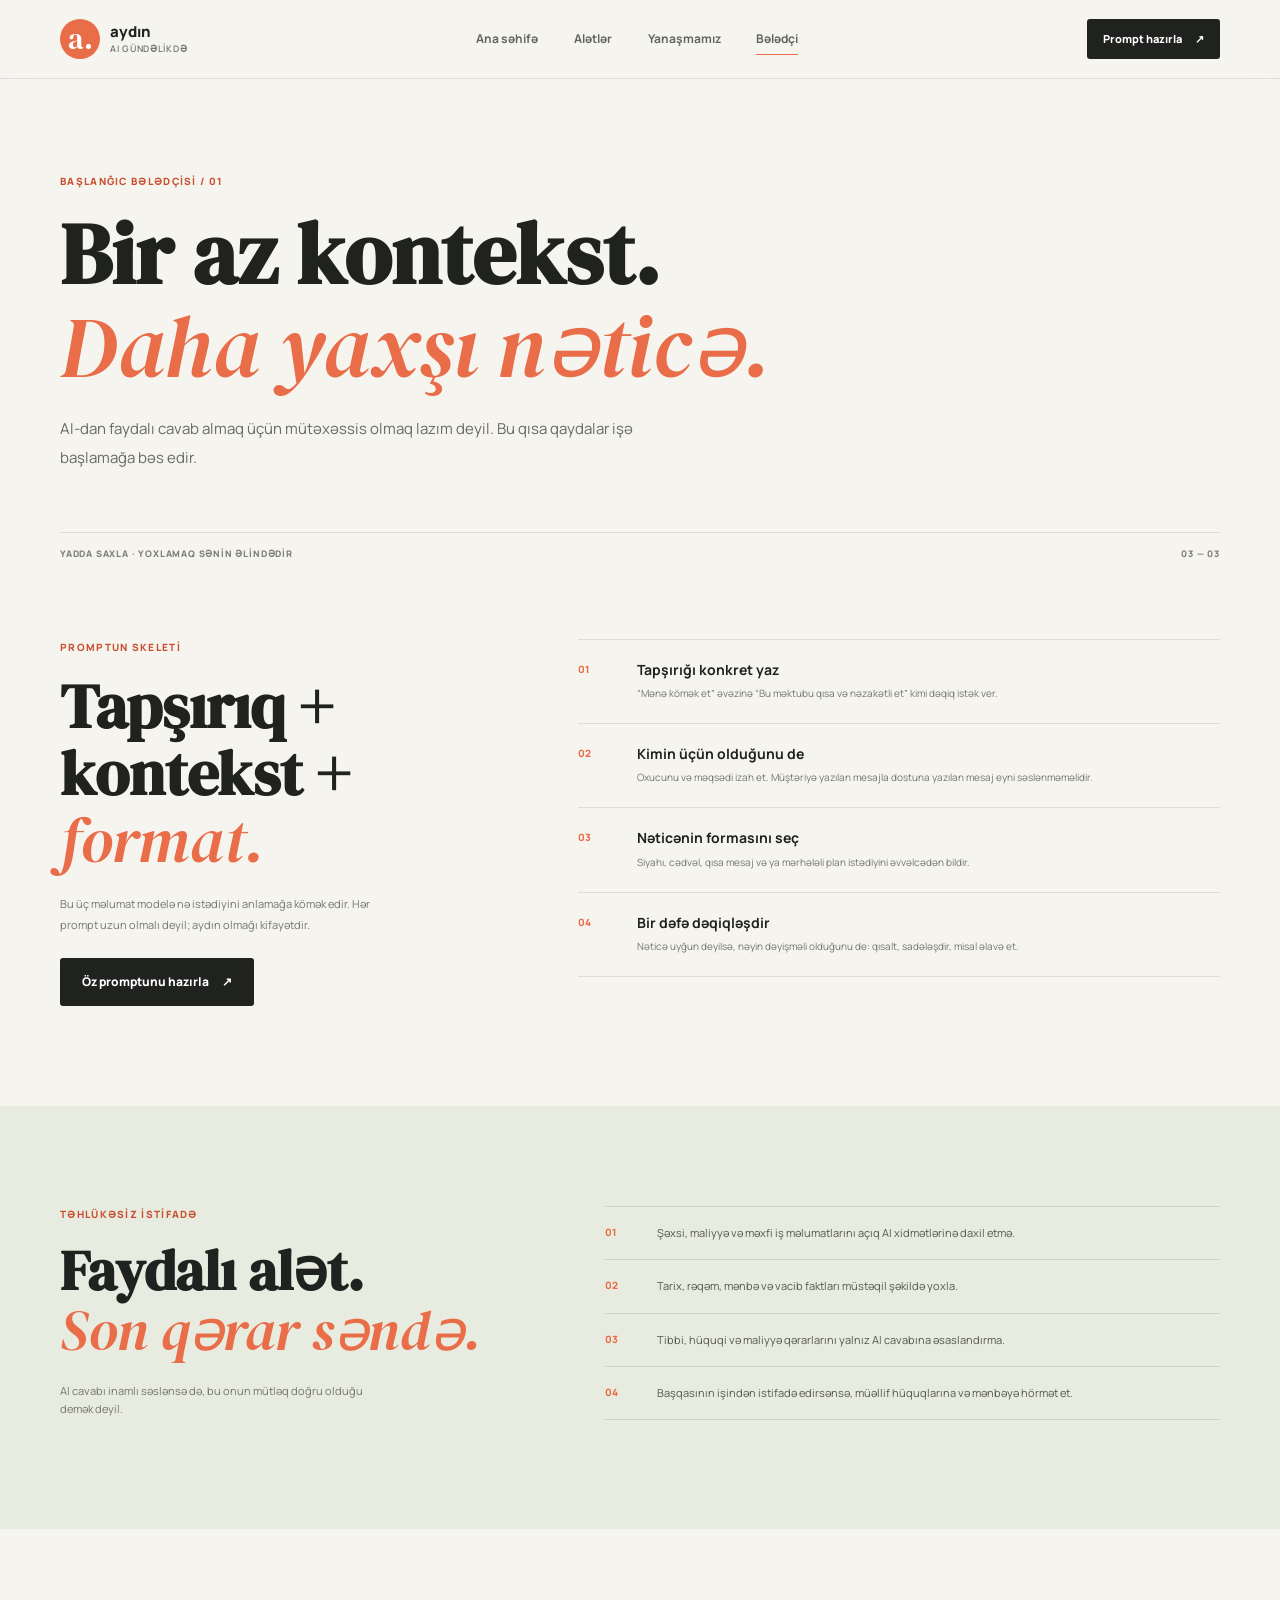
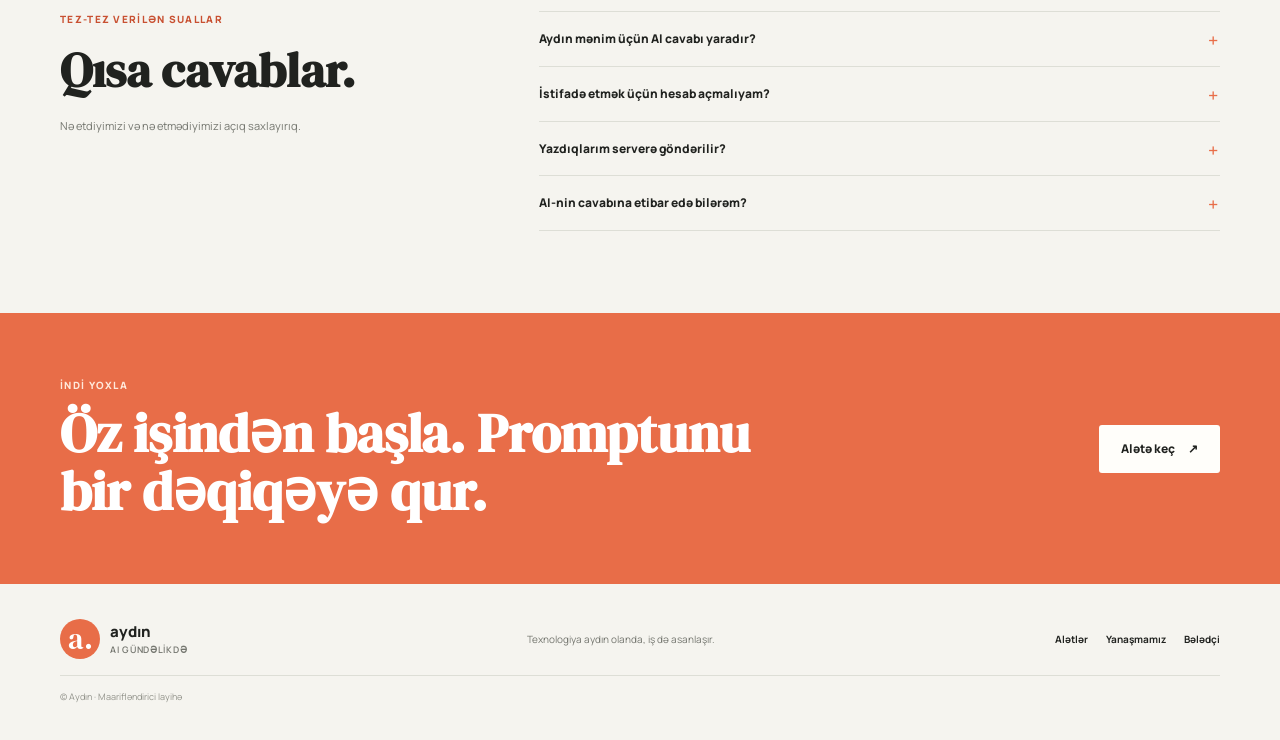
<file: contact.html>
<!DOCTYPE html>
<html lang="az">
  <head>
    <meta charset="UTF-8" /><meta name="viewport" content="width=device-width, initial-scale=1.0" />
    <meta name="description" content="AI-dan gündəlik istifadə üçün qısa bələdçi: prompt yazmaq, məxfiliyi qorumaq və nəticələri yoxlamaq." /><meta name="theme-color" content="#f5f4ef" />
    <title>Başlanğıc bələdçisi | Aydın</title><link rel="preconnect" href="https://fonts.googleapis.com" /><link rel="preconnect" href="https://fonts.gstatic.com" crossorigin />
    <link href="https://fonts.googleapis.com/css2?family=DM+Serif+Display&family=Manrope:wght@400;500;600;700;800&display=swap" rel="stylesheet" /><link rel="stylesheet" href="site.css" />
  </head>
  <body>
    <a class="skip-link" href="#main">Məzmunu keç</a><div class="scroll-progress" aria-hidden="true"></div>
    <header class="topbar"><div class="container nav-shell"><a class="brand" href="index.html" aria-label="Aydın ana səhifə"><span class="brand-mark">a.</span><span class="brand-name">aydın<small>AI gündəlikdə</small></span></a><nav class="nav" aria-label="Əsas menyu"><a href="index.html">Ana səhifə</a><a href="menu.html">Alətlər</a><a href="about.html">Yanaşmamız</a><a class="active" href="contact.html">Bələdçi</a></nav><a class="button button-small" href="menu.html">Prompt hazırla <span aria-hidden="true">↗</span></a></div></header>
    <main id="main">
      <section class="page-hero container"><p class="eyebrow" data-reveal>BAŞLANĞIC BƏLƏDÇİSİ / 01</p><h1 data-reveal>Bir az kontekst.<br /><em>Daha yaxşı nəticə.</em></h1><p class="lede" data-reveal>AI-dan faydalı cavab almaq üçün mütəxəssis olmaq lazım deyil. Bu qısa qaydalar işə başlamağa bəs edir.</p><div class="page-hero-meta" data-reveal><span>YADDA SAXLA · YOXLAMAQ SƏNİN ƏLİNDƏDİR</span><span>03 — 03</span></div></section>
      <section class="section guide-section"><div class="container guide-layout"><div class="guide-intro" data-reveal><p class="eyebrow">Promptun skeleti</p><h2>Tapşırıq +<br />kontekst +<br /><em>format.</em></h2><p>Bu üç məlumat modelə nə istədiyini anlamağa kömək edir. Hər prompt uzun olmalı deyil; aydın olmağı kifayətdir.</p><a class="button button-dark" href="menu.html#builder">Öz promptunu hazırla <span aria-hidden="true">↗</span></a></div><div class="guide-steps"><article class="guide-step" data-reveal><span>01</span><div><h3>Tapşırığı konkret yaz</h3><p>“Mənə kömək et” əvəzinə “Bu məktubu qısa və nəzakətli et” kimi dəqiq istək ver.</p></div></article><article class="guide-step" data-reveal><span>02</span><div><h3>Kimin üçün olduğunu de</h3><p>Oxucunu və məqsədi izah et. Müştəriyə yazılan mesajla dostuna yazılan mesaj eyni səslənməməlidir.</p></div></article><article class="guide-step" data-reveal><span>03</span><div><h3>Nəticənin formasını seç</h3><p>Siyahı, cədvəl, qısa mesaj və ya mərhələli plan istədiyini əvvəlcədən bildir.</p></div></article><article class="guide-step" data-reveal><span>04</span><div><h3>Bir dəfə dəqiqləşdir</h3><p>Nəticə uyğun deyilsə, nəyin dəyişməli olduğunu de: qısalt, sadələşdir, misal əlavə et.</p></div></article></div></div></section>
      <section class="section safety-section"><div class="container safety-layout"><div data-reveal><p class="eyebrow">Təhlükəsiz istifadə</p><h2>Faydalı alət.<br /><em>Son qərar səndə.</em></h2><p class="safety-lede">AI cavabı inamlı səslənsə də, bu onun mütləq doğru olduğu demək deyil.</p></div><div class="safety-list"><div data-reveal><span>01</span><p>Şəxsi, maliyyə və məxfi iş məlumatlarını açıq AI xidmətlərinə daxil etmə.</p></div><div data-reveal><span>02</span><p>Tarix, rəqəm, mənbə və vacib faktları müstəqil şəkildə yoxla.</p></div><div data-reveal><span>03</span><p>Tibbi, hüquqi və maliyyə qərarlarını yalnız AI cavabına əsaslandırma.</p></div><div data-reveal><span>04</span><p>Başqasının işindən istifadə edirsənsə, müəllif hüquqlarına və mənbəyə hörmət et.</p></div></div></div></section>
      <section class="section faq-section"><div class="container faq-layout"><div class="faq-heading" data-reveal><p class="eyebrow">Tez-tez verilən suallar</p><h2>Qısa cavablar.</h2><p>Nə etdiyimizi və nə etmədiyimizi açıq saxlayırıq.</p></div><div class="faq-list" data-reveal><details><summary>Aydın mənim üçün AI cavabı yaradır?</summary><p>Xeyr. Prompt qurucusu yalnız tapşırığını aydın sorğuya çevirir. Hazır mətni seçdiyin xarici AI xidmətinə özün göndərirsən.</p></details><details><summary>İstifadə etmək üçün hesab açmalıyam?</summary><p>Xeyr. Aydın statik veb-saytdır. Prompt qurucusu brauzerində işləyir; hesab və API açarı tələb olunmur.</p></details><details><summary>Yazdıqlarım serverə göndərilir?</summary><p>Xeyr. Qurucu formadakı məlumatları cihazında emal edir və heç bir serverə göndərmir. Kopyalayıb başqa xidmətə ötürsən, həmin xidmətin məxfilik qaydaları tətbiq olunur.</p></details><details><summary>AI-nin cavabına etibar edə bilərəm?</summary><p>Cavab başlanğıc nöqtəsi ola bilər, amma fakt yoxlamasını əvəz etmir. Xüsusilə vacib mövzularda etibarlı mənbələrlə tutuşdur.</p></details></div></div></section>
      <section class="closing-band"><div class="container closing-inner" data-reveal><div><p class="eyebrow">İndi yoxla</p><h2>Öz işindən başla. Promptunu bir dəqiqəyə qur.</h2></div><a class="button button-light" href="menu.html#builder">Alətə keç <span aria-hidden="true">↗</span></a></div></section>
    </main>
    <footer class="site-footer"><div class="container footer-shell"><a class="brand footer-brand" href="index.html"><span class="brand-mark">a.</span><span class="brand-name">aydın<small>AI gündəlikdə</small></span></a><p>Texnologiya aydın olanda, iş də asanlaşır.</p><div class="footer-links"><a href="menu.html">Alətlər</a><a href="about.html">Yanaşmamız</a><a href="contact.html">Bələdçi</a></div><span class="footer-copy">© Aydın · Maarifləndirici layihə</span></div></footer>
    <script src="site.js"></script>
  </body>
</html>
</file>
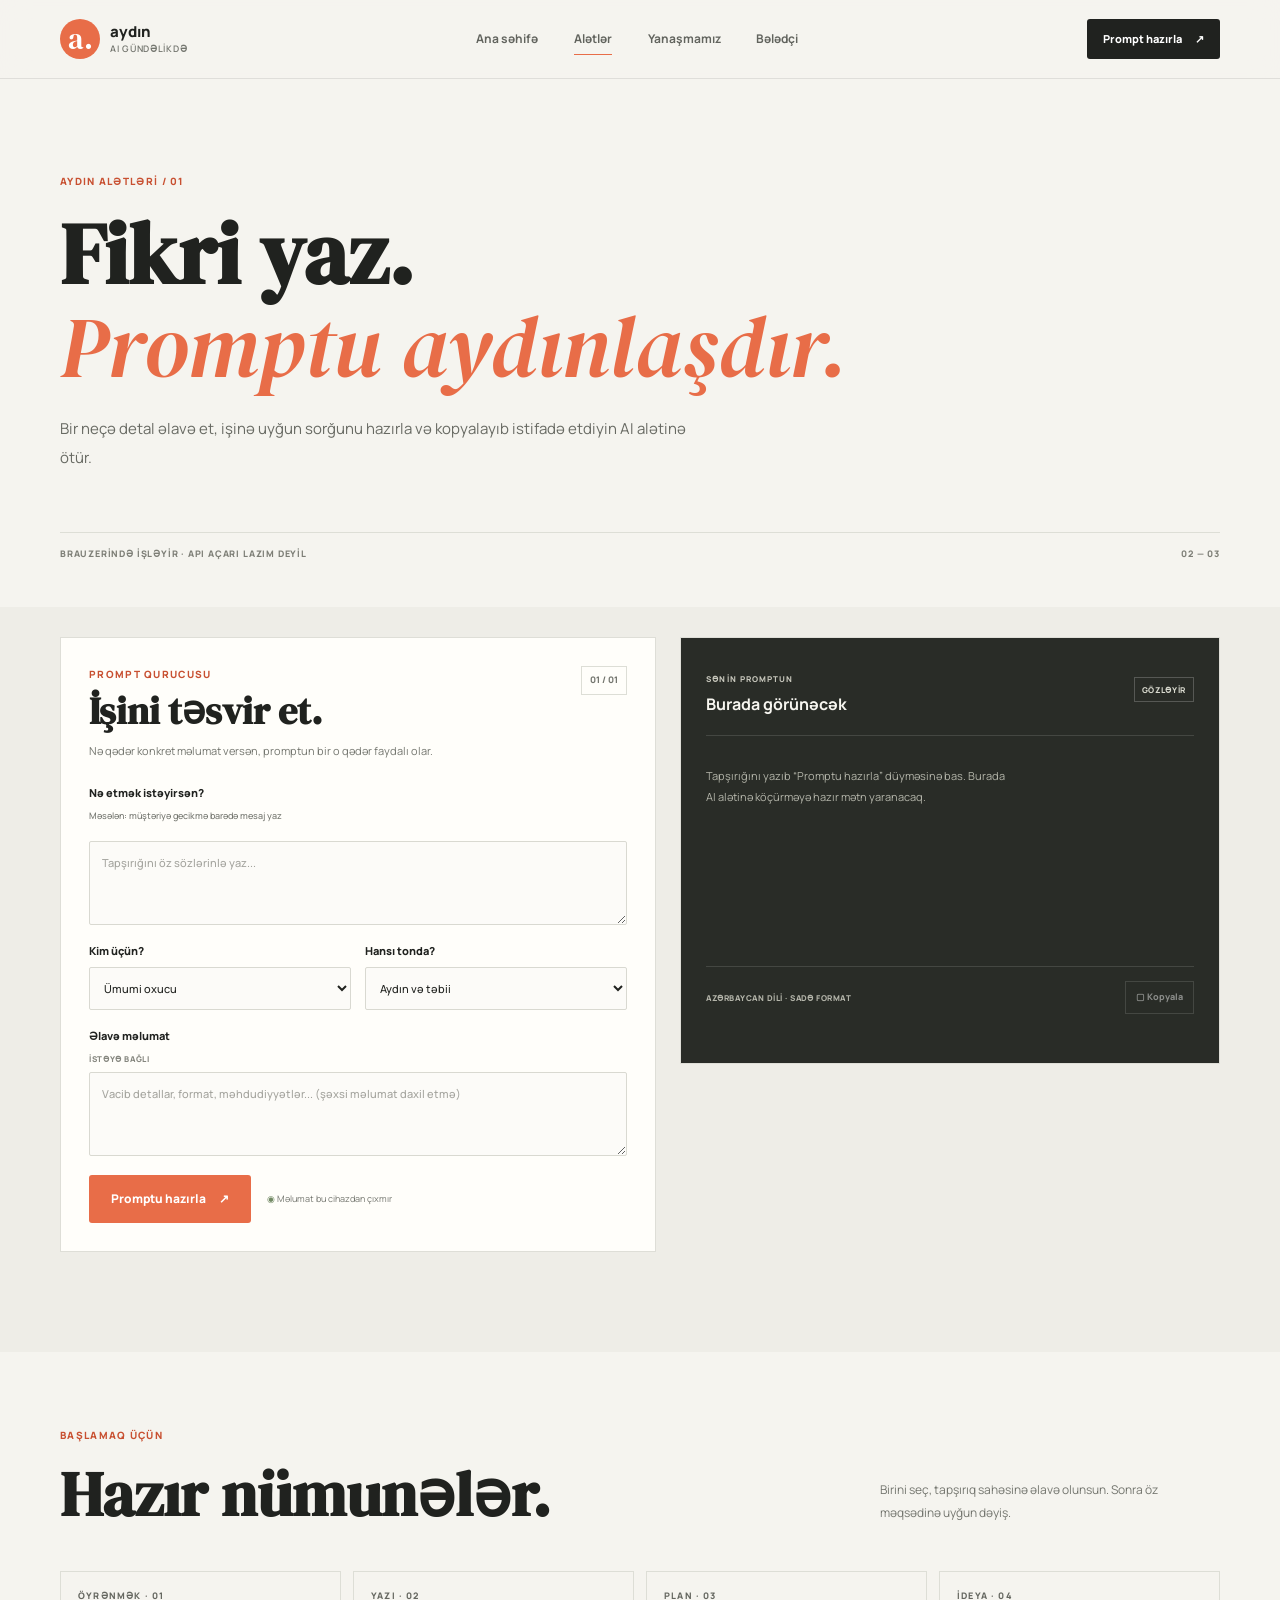
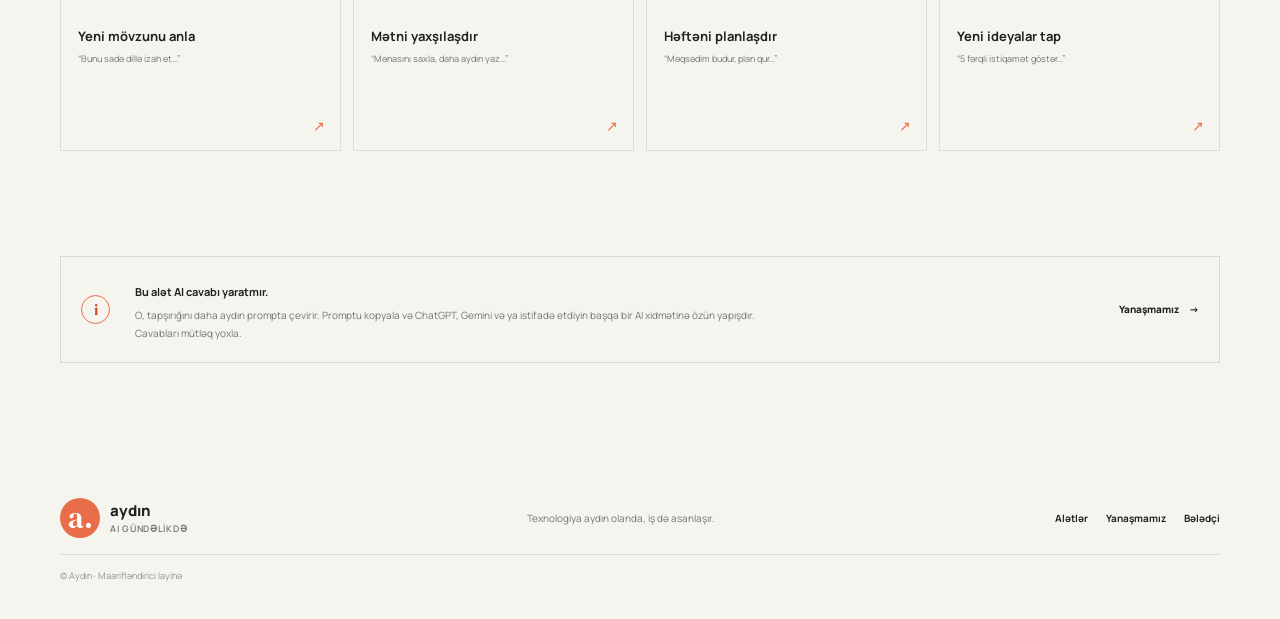
<file: menu.html>
<!DOCTYPE html>
<html lang="az">
  <head>
    <meta charset="UTF-8" /><meta name="viewport" content="width=device-width, initial-scale=1.0" />
    <meta name="description" content="Aydın AI prompt qurucusu: Azərbaycan dilində aydın, istifadəyə hazır promptlar hazırla." /><meta name="theme-color" content="#f5f4ef" />
    <title>Alətlər | Aydın</title><link rel="preconnect" href="https://fonts.googleapis.com" /><link rel="preconnect" href="https://fonts.gstatic.com" crossorigin />
    <link href="https://fonts.googleapis.com/css2?family=DM+Serif+Display&family=Manrope:wght@400;500;600;700;800&display=swap" rel="stylesheet" /><link rel="stylesheet" href="site.css" />
  </head>
  <body>
    <a class="skip-link" href="#main">Məzmunu keç</a><div class="scroll-progress" aria-hidden="true"></div>
    <header class="topbar"><div class="container nav-shell"><a class="brand" href="index.html" aria-label="Aydın ana səhifə"><span class="brand-mark">a.</span><span class="brand-name">aydın<small>AI gündəlikdə</small></span></a><nav class="nav" aria-label="Əsas menyu"><a href="index.html">Ana səhifə</a><a class="active" href="menu.html">Alətlər</a><a href="about.html">Yanaşmamız</a><a href="contact.html">Bələdçi</a></nav><a class="button button-small" href="#builder">Prompt hazırla <span aria-hidden="true">↗</span></a></div></header>
    <main id="main">
      <section class="page-hero container"><p class="eyebrow" data-reveal>AYDIN ALƏTLƏRİ / 01</p><h1 data-reveal>Fikri yaz.<br /><em>Promptu aydınlaşdır.</em></h1><p class="lede" data-reveal>Bir neçə detal əlavə et, işinə uyğun sorğunu hazırla və kopyalayıb istifadə etdiyin AI alətinə ötür.</p><div class="page-hero-meta" data-reveal><span>BRAUZERİNDƏ İŞLƏYİR · API AÇARI LAZIM DEYİL</span><span>02 — 03</span></div></section>
      <section class="section builder-section" id="builder"><div class="container builder-layout"><div class="builder-form-wrap" data-reveal><div class="builder-heading"><div><p class="eyebrow">Prompt qurucusu</p><h2>İşini təsvir et.</h2></div><span class="tool-count">01 / 01</span></div><p class="builder-help">Nə qədər konkret məlumat versən, promptun bir o qədər faydalı olar.</p>
        <form class="prompt-form" id="prompt-form">
          <label for="task">Nə etmək istəyirsən?<span class="field-hint">Məsələn: müştəriyə gecikmə barədə mesaj yaz</span></label><textarea id="task" name="task" rows="3" placeholder="Tapşırığını öz sözlərinlə yaz..." required></textarea>
          <div class="form-row"><label for="audience">Kim üçün?<select id="audience" name="audience"><option value="ümumi oxucu">Ümumi oxucu</option><option value="müştəri">Müştəri</option><option value="iş yoldaşı">İş yoldaşı</option><option value="şagird və ya tələbə">Şagird və ya tələbə</option><option value="rəhbər">Rəhbər</option><option value="sosial şəbəkə izləyicisi">Sosial şəbəkə izləyicisi</option></select></label><label for="tone">Hansı tonda?<select id="tone" name="tone"><option value="aydın və təbii">Aydın və təbii</option><option value="nəzakətli və peşəkar">Nəzakətli və peşəkar</option><option value="səmimi və rahat">Səmimi və rahat</option><option value="qısa və konkret">Qısa və konkret</option><option value="ruhlandırıcı, amma ölçülü">Ruhlandırıcı, amma ölçülü</option></select></label></div>
          <label for="context">Əlavə məlumat <span class="optional-label">İSTƏYƏ BAĞLI</span><textarea id="context" name="context" rows="3" placeholder="Vacib detallar, format, məhdudiyyətlər... (şəxsi məlumat daxil etmə)"></textarea></label>
          <div class="form-actions"><button class="button button-primary" type="submit">Promptu hazırla <span aria-hidden="true">↗</span></button><span class="local-note"><span aria-hidden="true">◉</span> Məlumat bu cihazdan çıxmır</span></div>
        </form>
      </div><aside class="output-panel" data-reveal aria-live="polite"><div class="output-top"><div><span class="output-kicker">SƏNİN PROMPTUN</span><h3 id="output-title">Burada görünəcək</h3></div><span class="output-state" id="output-state">GÖZLƏYİR</span></div><div class="output-content" id="prompt-output"><p class="output-empty">Tapşırığını yazıb “Promptu hazırla” düyməsinə bas. Burada AI alətinə köçürməyə hazır mətn yaranacaq.</p></div><div class="output-bottom"><span id="output-meta">AZƏRBAYCAN DİLİ · SADƏ FORMAT</span><button class="copy-button" id="copy-prompt" type="button" disabled><span aria-hidden="true">▢</span> Kopyala</button></div><p class="copy-status" id="copy-status" role="status"></p></aside></div></section>
      <section class="section templates-section"><div class="container"><div class="section-heading" data-reveal><div><p class="eyebrow">Başlamaq üçün</p><h2>Hazır nümunələr.</h2></div><p class="section-intro">Birini seç, tapşırıq sahəsinə əlavə olunsun. Sonra öz məqsədinə uyğun dəyiş.</p></div><div class="template-grid"><button class="template-card" type="button" data-template="Mövzunu yeni öyrənən biri üçün sadə dildə izah et: "><span class="template-kind">ÖYRƏNMƏK · 01</span><strong>Yeni mövzunu anla</strong><span>“Bunu sadə dillə izah et...”</span><i aria-hidden="true">↗</i></button><button class="template-card" type="button" data-template="Bu mətni daha aydın, qrammatik cəhətdən düzgün və təbii et, əsas mənanı dəyişmə: "><span class="template-kind">YAZI · 02</span><strong>Mətni yaxşılaşdır</strong><span>“Mənasını saxla, daha aydın yaz...”</span><i aria-hidden="true">↗</i></button><button class="template-card" type="button" data-template="Bu məqsəd üçün real vaxt bölgüsü olan, addım-addım həftəlik plan hazırla: "><span class="template-kind">PLAN · 03</span><strong>Həftəni planlaşdır</strong><span>“Məqsədim budur, plan qur...”</span><i aria-hidden="true">↗</i></button><button class="template-card" type="button" data-template="Bu mövzu üçün fərqli yanaşmalı 5 ideya təklif et. Hər ideyanı bir cümlə ilə izah et: "><span class="template-kind">İDEYA · 04</span><strong>Yeni ideyalar tap</strong><span>“5 fərqli istiqamət göstər...”</span><i aria-hidden="true">↗</i></button></div></div></section>
      <section class="section notice-section"><div class="container"><div class="notice-bar" data-reveal><span class="notice-symbol" aria-hidden="true">i</span><div><strong>Bu alət AI cavabı yaratmır.</strong><p>O, tapşırığını daha aydın prompta çevirir. Promptu kopyala və ChatGPT, Gemini və ya istifadə etdiyin başqa bir AI xidmətinə özün yapışdır. Cavabları mütləq yoxla.</p></div><a class="text-link" href="about.html">Yanaşmamız <span aria-hidden="true">→</span></a></div></div></section>
    </main>
    <footer class="site-footer"><div class="container footer-shell"><a class="brand footer-brand" href="index.html"><span class="brand-mark">a.</span><span class="brand-name">aydın<small>AI gündəlikdə</small></span></a><p>Texnologiya aydın olanda, iş də asanlaşır.</p><div class="footer-links"><a href="menu.html">Alətlər</a><a href="about.html">Yanaşmamız</a><a href="contact.html">Bələdçi</a></div><span class="footer-copy">© Aydın · Maarifləndirici layihə</span></div></footer>
    <script src="site.js"></script>
  </body>
</html>
</file>
<file: site.css>
:root {
  --paper: #f5f4ef;
  --white: #fffefa;
  --ink: #20221f;
  --muted: #74766f;
  --line: #ddded6;
  --orange: #e86d48;
  --orange-deep: #c85031;
  --blue: #dce9f1;
  --green: #dce7bd;
  --container: 1160px;
  --serif: "DM Serif Display", Georgia, serif;
  --sans: "Manrope", "Segoe UI", sans-serif;
}

* { box-sizing: border-box; }
html { scroll-behavior: smooth; scroll-padding-top: 96px; }
body { margin: 0; color: var(--ink); background: var(--paper); font-family: var(--sans); line-height: 1.65; }
a { color: inherit; text-decoration: none; }
button, input, textarea, select { font: inherit; }
button { color: inherit; }
img { display: block; max-width: 100%; }
.container { width: min(var(--container), calc(100% - 48px)); margin-inline: auto; }
.skip-link { position: fixed; z-index: 100; top: 8px; left: 8px; padding: 10px 14px; background: var(--ink); color: white; transform: translateY(-150%); }
.skip-link:focus { transform: translateY(0); }
.scroll-progress { position: fixed; z-index: 90; inset: 0 auto auto 0; height: 3px; width: 0; background: var(--orange); }
.topbar { position: sticky; z-index: 50; top: 0; border-bottom: 1px solid rgba(32,34,31,.1); background: rgba(245,244,239,.92); backdrop-filter: blur(14px); }
.nav-shell { display: flex; align-items: center; justify-content: space-between; gap: 24px; min-height: 78px; }
.brand { display: inline-flex; align-items: center; gap: 10px; flex-shrink: 0; }
.brand-mark { display: grid; width: 40px; height: 40px; place-items: center; background: var(--orange); color: white; font: 30px/1 var(--serif); border-radius: 50%; }
.brand-name { font-weight: 800; font-size: 15px; line-height: 1.15; letter-spacing: 0; }
.brand-name small { display: block; margin-top: 4px; color: var(--muted); font-size: 9px; font-weight: 600; letter-spacing: .08em; text-transform: uppercase; }
.nav { display: flex; align-items: center; justify-content: center; gap: clamp(16px, 2.8vw, 36px); color: #62645e; font-size: 12px; font-weight: 700; }
.nav a { position: relative; padding-block: 8px; white-space: nowrap; }
.nav a::after { position: absolute; right: 0; bottom: 2px; left: 0; height: 1px; background: var(--orange); content: ""; transform: scaleX(0); transform-origin: left; transition: transform .24s ease; }
.nav a:hover::after, .nav a.active::after { transform: scaleX(1); }
.button { display: inline-flex; min-height: 48px; align-items: center; justify-content: center; gap: 13px; padding: 0 21px; border: 1px solid transparent; border-radius: 3px; font-size: 12px; font-weight: 800; transition: transform .2s ease, background .2s ease; }
.button:hover { transform: translateY(-2px); }
.button-small { min-height: 40px; padding-inline: 15px; background: var(--ink); color: white; font-size: 11px; }
.button-primary { background: var(--orange); color: white; }
.button-primary:hover { background: var(--orange-deep); }
.button-dark { background: var(--ink); color: white; }
.button-light { background: var(--white); color: var(--ink); }
.text-link { display: inline-flex; align-items: center; gap: 10px; font-size: 12px; font-weight: 800; }
.text-link span, .button span { transition: transform .2s ease; }
.text-link:hover span, .button:hover span { transform: translate(2px, -2px); }
.eyebrow { margin: 0 0 18px; color: var(--orange-deep); font-size: 10px; font-weight: 800; letter-spacing: .13em; text-transform: uppercase; }
.eyebrow-dot { display: inline-block; width: 7px; height: 7px; margin: 0 8px 1px 0; border-radius: 50%; background: var(--orange); }
h1, h2, h3, p { margin-top: 0; }
h1, h2 { font-weight: 600; letter-spacing: 0; line-height: 1.08; }
h1, h2, blockquote { font-family: var(--serif); }
h1 em, h2 em { color: var(--orange); font-weight: 400; }
h1 { max-width: 690px; margin-bottom: 22px; font-size: clamp(54px, 7.2vw, 94px); }
h2 { margin-bottom: 20px; font-size: clamp(38px, 5vw, 62px); }
h3 { margin-bottom: 10px; font-size: 18px; line-height: 1.3; }
.lede { max-width: 520px; margin-bottom: 0; color: #686a63; font-size: 15px; line-height: 1.9; }
.hero { display: grid; min-height: 610px; grid-template-columns: 1.08fr .92fr; align-items: center; gap: 54px; padding-block: 68px 76px; }
.hero-copy { padding-block: 12px; }
.hero-actions { display: flex; align-items: center; flex-wrap: wrap; gap: 25px; margin-top: 30px; }
.hero-note { display: flex; align-items: center; gap: 12px; margin-top: 48px; color: var(--muted); font-size: 11px; line-height: 1.6; }
.hero-note strong { color: var(--ink); }
.note-icon { display: grid; width: 34px; height: 34px; place-items: center; border: 1px solid var(--line); border-radius: 50%; color: var(--orange); font-size: 17px; }
.hero-art { position: relative; min-height: 444px; overflow: hidden; background: #c7ccc3; }
.hero-art::after { position: absolute; inset: 0; background: linear-gradient(180deg, transparent 48%, rgba(24,28,25,.35)); content: ""; pointer-events: none; }
.hero-art img { width: 100%; height: 444px; object-fit: cover; }
.art-caption { position: absolute; z-index: 1; right: 22px; bottom: 22px; left: 22px; display: flex; align-items: center; gap: 12px; color: white; }
.caption-mark { display: grid; width: 40px; height: 40px; place-items: center; border-radius: 50%; background: var(--orange); font: 26px var(--serif); }
.art-caption strong, .art-caption small { display: block; }
.art-caption strong { font-size: 12px; }
.art-caption small { color: rgba(255,255,255,.76); font-size: 10px; }
.floating-note { position: absolute; z-index: 2; top: 25px; left: -20px; display: flex; align-items: center; gap: 9px; padding: 12px 16px; background: var(--white); box-shadow: 0 12px 40px #1e28221b; font-size: 10px; font-weight: 800; }
.live-dot { width: 7px; height: 7px; border-radius: 50%; background: #72a464; box-shadow: 0 0 0 4px #72a46423; }
.art-index { position: absolute; z-index: 1; top: 25px; right: 24px; color: white; font-size: 10px; font-weight: 800; }
.art-index span { padding-inline: 5px; color: #ffffff8a; }
.ticker { overflow: hidden; border-block: 1px solid var(--line); background: #eeede7; }
.ticker-track { display: flex; min-width: max-content; align-items: center; justify-content: space-around; gap: 42px; padding: 15px 24px; animation: ticker 35s linear infinite; }
.ticker-track span { color: #4f514b; font-size: 10px; font-weight: 800; letter-spacing: .12em; text-transform: uppercase; }
.ticker-track i { color: var(--orange); font-size: 13px; font-style: normal; }
@keyframes ticker { to { transform: translateX(-15%); } }
.section { padding-block: 100px; }
.section-heading { display: flex; align-items: end; justify-content: space-between; gap: 35px; margin-bottom: 42px; }
.section-heading h2 { margin-bottom: 0; }
.section-intro { max-width: 340px; margin-bottom: 4px; color: var(--muted); font-size: 12px; line-height: 1.9; }
.usecase-grid { display: grid; grid-template-columns: repeat(3, 1fr); gap: 15px; }
.usecase-card { position: relative; display: flex; min-height: 295px; flex-direction: column; padding: 24px; overflow: hidden; transition: transform .25s ease; }
.usecase-card:hover { transform: translateY(-5px); }
.usecase-orange { background: #f1ded5; }
.usecase-blue { background: var(--blue); }
.usecase-green { background: var(--green); }
.card-number, .template-kind { color: #656760; font-size: 9px; font-weight: 800; letter-spacing: .13em; }
.usecase-symbol { margin: 29px 0 14px; color: var(--orange-deep); font: 43px/.9 var(--serif); }
.usecase-card h3 { margin-bottom: 8px; font-size: 18px; }
.usecase-card p { max-width: 280px; margin-bottom: 0; color: #686a63; font-size: 11px; line-height: 1.8; }
.card-arrow { position: absolute; right: 22px; bottom: 22px; display: grid; width: 30px; height: 30px; place-items: center; border: 1px solid #23251f44; border-radius: 50%; font-size: 13px; }
.tool-preview { background: #eae9e2; }
.preview-layout { display: grid; grid-template-columns: .85fr 1.15fr; align-items: center; gap: 90px; }
.preview-copy h2 { max-width: 440px; }
.preview-copy > p:not(.eyebrow, .privacy-note) { max-width: 410px; margin-bottom: 23px; color: var(--muted); font-size: 12px; line-height: 1.9; }
.privacy-note { display: flex; align-items: center; gap: 8px; margin: 20px 0 0; color: var(--muted); font-size: 10px; }
.privacy-note span { color: #718963; }
.prompt-preview { border: 1px solid #d3d4cc; background: var(--white); box-shadow: 0 25px 70px #24261d12; }
.window-bar { display: flex; height: 43px; align-items: center; gap: 6px; padding-inline: 15px; border-bottom: 1px solid #e9e9e3; }
.window-bar > span { width: 6px; height: 6px; border-radius: 50%; background: #d9d9d1; }
.window-bar small { margin-left: auto; color: #999a92; font-size: 9px; }
.preview-label { margin: 23px 24px 9px; color: #898a82; font-size: 9px; font-weight: 800; letter-spacing: .12em; }
.preview-question { margin: 0 24px; padding: 15px; border-left: 2px solid var(--orange); background: #f6f5f0; font-size: 12px; }
.preview-label-output { display: flex; justify-content: space-between; color: var(--orange-deep); }
.preview-label-output span { color: #718963; letter-spacing: 0; }
.preview-answer { margin-inline: 24px; color: #5d5f59; font-size: 11px; line-height: 1.9; }
.preview-footer { display: flex; align-items: center; justify-content: space-between; margin-top: 21px; padding: 14px 24px; border-top: 1px solid #e9e9e3; color: #8a8b83; font-size: 9px; }
.copy-glyph { font-size: 15px; }
.steps-section { padding-bottom: 112px; }
.steps-grid { display: grid; grid-template-columns: repeat(3, 1fr); border-top: 1px solid var(--line); }
.step-item { padding: 22px 28px 0 0; }
.step-index { display: block; margin-bottom: 30px; color: var(--orange); font-size: 11px; font-weight: 800; }
.step-item h3 { font-size: 16px; }
.step-item p { max-width: 260px; margin-bottom: 0; color: var(--muted); font-size: 11px; line-height: 1.85; }
.closing-band { padding-block: 64px; background: var(--orange); color: white; }
.closing-inner { display: flex; align-items: center; justify-content: space-between; gap: 30px; }
.closing-inner .eyebrow { margin-bottom: 10px; color: #ffe9db; }
.closing-inner h2 { max-width: 720px; margin: 0; font-size: clamp(32px, 4.5vw, 54px); }
.site-footer { padding-block: 35px; }
.footer-shell { display: grid; grid-template-columns: auto 1fr auto; align-items: center; gap: 16px 30px; }
.footer-shell > p { justify-self: center; margin: 0; color: var(--muted); font-size: 10px; }
.footer-links { display: flex; justify-content: flex-end; gap: 18px; font-size: 10px; font-weight: 700; }
.footer-links a:hover { color: var(--orange-deep); }
.footer-copy { grid-column: 1 / -1; padding-top: 14px; border-top: 1px solid var(--line); color: #92938b; font-size: 9px; }
.page-hero { padding-block: 94px 45px; }
.page-hero h1 { max-width: 850px; font-size: clamp(52px, 7vw, 86px); }
.page-hero .lede { max-width: 630px; }
.page-hero-meta { display: flex; justify-content: space-between; margin-top: 60px; padding-top: 14px; border-top: 1px solid var(--line); color: #7d7e76; font-size: 9px; font-weight: 800; letter-spacing: .09em; }
.about-intro { padding-top: 38px; }
.about-layout { display: grid; grid-template-columns: 1fr 1fr; align-items: center; gap: 76px; }
.about-visual { position: relative; }
.about-visual img { width: 100%; height: 390px; object-fit: cover; }
.image-stamp { position: absolute; right: -17px; bottom: 24px; display: grid; width: 86px; height: 86px; place-content: center; border-radius: 50%; background: var(--green); text-align: center; font: 16px/1.2 var(--serif); transform: rotate(8deg); }
.about-copy h2 { font-size: clamp(38px, 4vw, 52px); }
.about-copy > p:not(.eyebrow) { margin-bottom: 15px; color: var(--muted); font-size: 12px; line-height: 1.95; }
.about-copy .text-link { margin-top: 9px; }
.principles-section { background: #eeede7; }
.principle-list { border-top: 1px solid #d9d9d1; }
.principle-row { display: grid; grid-template-columns: 80px 1fr 40px; align-items: start; gap: 20px; padding: 24px 0; border-bottom: 1px solid #d9d9d1; }
.principle-row > span:first-child { color: var(--orange); font-size: 11px; font-weight: 800; }
.principle-row h3 { margin: 0 0 6px; font-size: 16px; }
.principle-row p { max-width: 600px; margin: 0; color: var(--muted); font-size: 11px; }
.principle-mark { justify-self: end; color: var(--orange); }
.quote-block { max-width: 820px; margin-inline: auto; text-align: center; }
.quote-mark { color: var(--orange); font: 70px/.7 var(--serif); }
.quote-block blockquote { margin: 20px 0; font-size: clamp(32px, 5vw, 56px); line-height: 1.2; }
.quote-block p { color: var(--muted); font-size: 9px; font-weight: 800; letter-spacing: .14em; }
.builder-section { padding-top: 30px; background: #eeede7; }
.builder-layout { display: grid; grid-template-columns: 1.05fr .95fr; align-items: start; gap: 24px; }
.builder-form-wrap, .output-panel { padding: 28px; background: var(--white); border: 1px solid #deded7; }
.builder-heading, .output-top { display: flex; align-items: start; justify-content: space-between; gap: 20px; }
.builder-heading h2 { margin: 0; font-size: 38px; }
.builder-heading .eyebrow { margin-bottom: 8px; }
.tool-count { padding: 6px 8px; border: 1px solid var(--line); color: var(--muted); font-size: 9px; font-weight: 800; }
.builder-help { margin: 10px 0 24px; color: var(--muted); font-size: 11px; }
.prompt-form { display: grid; gap: 17px; }
.prompt-form label { display: grid; gap: 7px; font-size: 11px; font-weight: 800; }
.field-hint { color: var(--muted); font-size: 9px; font-weight: 500; }
.optional-label { float: right; color: #85867e; font-size: 8px; letter-spacing: .08em; }
.prompt-form textarea, .prompt-form select { width: 100%; border: 1px solid #d9d9d1; border-radius: 2px; outline: none; background: #fcfbf8; color: var(--ink); font-size: 11px; font-weight: 500; }
.prompt-form textarea { min-height: 84px; padding: 12px; resize: vertical; line-height: 1.65; }
.prompt-form select { min-height: 43px; padding: 0 10px; }
.prompt-form textarea:focus, .prompt-form select:focus { border-color: var(--orange); box-shadow: 0 0 0 3px #e86d481c; }
.prompt-form textarea::placeholder { color: #a4a49e; }
.form-row { display: grid; grid-template-columns: 1fr 1fr; gap: 14px; }
.form-actions { display: flex; align-items: center; flex-wrap: wrap; gap: 16px; margin-top: 2px; }
.local-note { color: var(--muted); font-size: 9px; }
.local-note span { color: #718963; }
.output-panel { position: sticky; top: 102px; min-height: 375px; padding: 25px; background: #292c27; color: #f7f6f0; }
.output-top { align-items: center; padding-bottom: 20px; border-bottom: 1px solid #ffffff20; }
.output-kicker { color: #c7c7bc; font-size: 8px; font-weight: 800; letter-spacing: .13em; }
.output-top h3 { margin: 5px 0 0; font-size: 16px; }
.output-state { padding: 5px 7px; border: 1px solid #ffffff35; color: #d8d9ce; font-size: 8px; font-weight: 800; letter-spacing: .08em; }
.output-state.is-ready { border-color: #bbd78c; color: #bbd78c; }
.output-content { min-height: 230px; padding-block: 18px; color: #e0e0d8; font-size: 12px; line-height: 1.9; white-space: pre-wrap; overflow-wrap: anywhere; }
.output-empty { max-width: 310px; margin-top: 12px; color: #b4b5aa; font-size: 11px; }
.output-bottom { display: flex; align-items: center; justify-content: space-between; gap: 10px; padding-top: 14px; border-top: 1px solid #ffffff20; color: #b4b5aa; font-size: 8px; font-weight: 800; letter-spacing: .06em; }
.copy-button { padding: 8px 10px; border: 1px solid #ffffff48; background: transparent; color: white; cursor: pointer; font-size: 9px; font-weight: 800; }
.copy-button:not(:disabled):hover { background: #ffffff16; }
.copy-button:disabled { opacity: .45; cursor: not-allowed; }
.copy-status { min-height: 17px; margin: 7px 0 0; color: #bbd78c; font-size: 9px; }
.templates-section { padding-top: 75px; }
.template-grid { display: grid; grid-template-columns: repeat(4, 1fr); gap: 12px; }
.template-card { position: relative; display: flex; min-height: 180px; flex-direction: column; align-items: start; padding: 17px; border: 1px solid var(--line); background: transparent; text-align: left; cursor: pointer; transition: background .2s ease, transform .2s ease, border-color .2s ease; }
.template-card:hover { transform: translateY(-3px); border-color: var(--orange); background: var(--white); }
.template-card strong { margin-top: 22px; font-size: 13px; }
.template-card > span:nth-of-type(2) { margin-top: 5px; color: var(--muted); font-size: 9px; }
.template-card i { position: absolute; right: 15px; bottom: 13px; color: var(--orange); font-size: 14px; font-style: normal; }
.notice-section { padding-top: 5px; }
.notice-bar { display: grid; grid-template-columns: 36px 1fr auto; align-items: center; gap: 18px; padding: 20px; border: 1px solid #d9d9d1; }
.notice-symbol { display: grid; width: 29px; height: 29px; place-items: center; border: 1px solid var(--orange); border-radius: 50%; color: var(--orange-deep); font-family: var(--serif); }
.notice-bar strong { font-size: 11px; }
.notice-bar p { max-width: 650px; margin: 4px 0 0; color: var(--muted); font-size: 10px; line-height: 1.75; }
.notice-bar .text-link { white-space: nowrap; font-size: 10px; }
.guide-section { padding-top: 32px; }
.guide-layout { display: grid; grid-template-columns: .8fr 1.2fr; gap: 90px; }
.guide-intro h2 { font-size: clamp(43px, 5vw, 62px); }
.guide-intro > p:not(.eyebrow) { max-width: 330px; margin-bottom: 22px; color: var(--muted); font-size: 11px; line-height: 1.9; }
.guide-steps { border-top: 1px solid var(--line); }
.guide-step { display: grid; grid-template-columns: 43px 1fr; gap: 16px; padding: 21px 0; border-bottom: 1px solid var(--line); }
.guide-step > span, .safety-list > div > span { color: var(--orange); font-size: 10px; font-weight: 800; }
.guide-step h3 { margin: 0 0 5px; font-size: 14px; }
.guide-step p { max-width: 480px; margin: 0; color: var(--muted); font-size: 10px; line-height: 1.8; }
.safety-section { background: #e8ebdf; }
.safety-layout { display: grid; grid-template-columns: .85fr 1.15fr; gap: 90px; }
.safety-layout h2 { font-size: clamp(38px, 4.5vw, 56px); }
.safety-lede { max-width: 330px; color: var(--muted); font-size: 11px; }
.safety-list { border-top: 1px solid #d0d4c8; }
.safety-list > div { display: grid; grid-template-columns: 40px 1fr; gap: 12px; padding: 17px 0; border-bottom: 1px solid #d0d4c8; }
.safety-list p { margin: 0; color: #55584f; font-size: 11px; }
.faq-section { padding-block: 82px; }
.faq-layout { display: grid; grid-template-columns: .75fr 1.25fr; gap: 70px; }
.faq-heading h2 { font-size: 48px; }
.faq-heading > p:last-child { color: var(--muted); font-size: 11px; }
.faq-list { border-top: 1px solid var(--line); }
.faq-list details { border-bottom: 1px solid var(--line); }
.faq-list summary { position: relative; padding: 17px 34px 17px 0; cursor: pointer; font-size: 12px; font-weight: 800; list-style: none; }
.faq-list summary::-webkit-details-marker { display: none; }
.faq-list summary::after { position: absolute; top: 14px; right: 2px; color: var(--orange); content: "+"; font-size: 18px; font-weight: 500; }
.faq-list details[open] summary::after { content: "−"; }
.faq-list details p { max-width: 600px; padding: 0 30px 17px 0; color: var(--muted); font-size: 11px; line-height: 1.85; }
[data-reveal] { opacity: 1; transform: none; }
.has-motion [data-reveal] { opacity: 0; transform: translateY(16px); transition: opacity .55s ease, transform .55s ease; }
.has-motion [data-reveal].is-visible { opacity: 1; transform: translateY(0); }
@media (max-width: 900px) {
  .nav-shell { gap: 15px; }
  .nav { gap: 15px; font-size: 11px; }
  .hero { min-height: 540px; grid-template-columns: 1fr 1fr; gap: 28px; }
  .hero-art, .hero-art img { height: 380px; min-height: 380px; }
  .preview-layout, .about-layout, .guide-layout, .safety-layout { gap: 42px; }
  .builder-layout { grid-template-columns: 1fr 1fr; gap: 14px; }
  .builder-form-wrap, .output-panel { padding: 20px; }
  .template-grid { grid-template-columns: repeat(2, 1fr); }
}
@media (max-width: 680px) {
  .container { width: min(var(--container), calc(100% - 36px)); }
  .nav-shell { min-height: 68px; flex-wrap: wrap; gap: 5px 12px; padding-block: 9px; }
  .brand-mark { width: 35px; height: 35px; font-size: 26px; }
  .nav { order: 3; width: 100%; justify-content: space-between; gap: 12px; overflow-x: auto; }
  .nav a { padding-block: 5px; font-size: 10px; }
  .button-small { min-height: 36px; padding-inline: 11px; font-size: 10px; }
  .hero { min-height: 0; grid-template-columns: 1fr; gap: 34px; padding-block: 56px 42px; }
  h1 { font-size: clamp(53px, 14vw, 76px); }
  h2 { font-size: clamp(39px, 10vw, 52px); }
  .hero .lede { font-size: 13px; }
  .hero-note { margin-top: 30px; }
  .hero-art, .hero-art img { height: 315px; min-height: 315px; }
  .floating-note { left: 12px; }
  .section { padding-block: 68px; }
  .section-heading { display: block; margin-bottom: 28px; }
  .section-intro { margin-top: 15px; }
  .usecase-grid, .steps-grid { grid-template-columns: 1fr; }
  .usecase-card { min-height: 250px; }
  .usecase-symbol { margin-top: 23px; }
  .preview-layout, .about-layout, .guide-layout, .safety-layout, .faq-layout, .builder-layout { grid-template-columns: 1fr; gap: 34px; }
  .preview-layout { gap: 28px; }
  .steps-grid { gap: 20px; }
  .step-item { padding-top: 15px; }
  .step-index { margin-bottom: 10px; }
  .closing-inner { align-items: start; flex-direction: column; }
  .closing-band { padding-block: 42px; }
  .footer-shell { grid-template-columns: 1fr auto; }
  .footer-shell > p { grid-column: 1 / -1; grid-row: 2; justify-self: start; }
  .footer-links { grid-column: 1 / -1; grid-row: 3; justify-content: start; flex-wrap: wrap; }
  .footer-copy { grid-row: 4; }
  .page-hero { padding-block: 66px 30px; }
  .page-hero h1 { font-size: clamp(50px, 13vw, 70px); }
  .page-hero-meta { margin-top: 38px; font-size: 8px; }
  .about-visual img { height: 300px; }
  .image-stamp { right: -5px; width: 72px; height: 72px; }
  .principle-row { grid-template-columns: 35px 1fr 20px; gap: 10px; }
  .builder-form-wrap, .output-panel { padding: 18px; }
  .output-panel { position: static; }
  .form-row { grid-template-columns: 1fr; }
  .template-grid { grid-template-columns: 1fr 1fr; gap: 8px; }
  .template-card { min-height: 165px; padding: 12px; }
  .notice-bar { grid-template-columns: 30px 1fr; gap: 12px; padding: 15px; }
  .notice-bar .text-link { grid-column: 2; }
  .guide-section { padding-top: 20px; }
  .faq-layout { gap: 25px; }
}
@media (max-width: 390px) {
  .container { width: calc(100% - 28px); }
  .nav { gap: 10px; }
  .nav a { font-size: 9px; }
  .template-grid { grid-template-columns: 1fr; }
  .hero-actions { gap: 16px; }
}
@media (prefers-reduced-motion: reduce) {
  *, *::before, *::after { scroll-behavior: auto !important; animation-duration: .01ms !important; animation-iteration-count: 1 !important; transition-duration: .01ms !important; }
  .has-motion [data-reveal] { opacity: 1; transform: none; }
}
</file>
